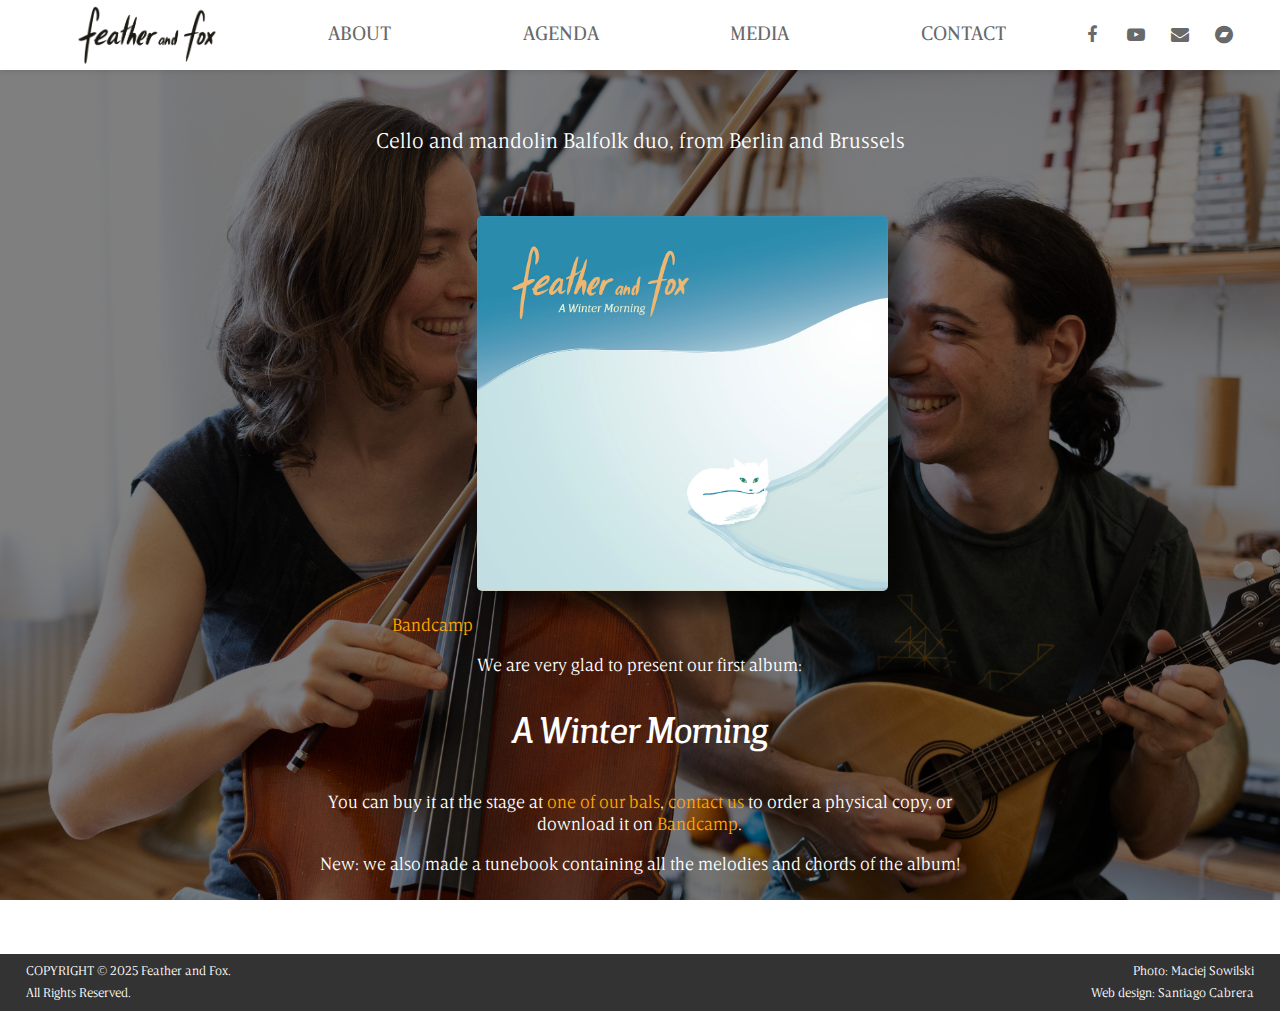
<file: index.html>
<html>

<head>
    <meta name="viewport" content="width=device-width, initial-scale=1" />
    <link rel="stylesheet" href="styles.css">
    <link rel="stylesheet" href="https://cdnjs.cloudflare.com/ajax/libs/font-awesome/4.7.0/css/font-awesome.min.css">
    <title>Feather and Fox</title>
</head>

<body>
    <header>
        <a href="index.html"><img src="images/logo.svg" width="150" /></a>
        <nav>
            <ol>
                <li><a href="about.html">ABOUT</a></li>
                <li><a href="agenda.html">AGENDA</a></li>
                <li><a href="media.html">MEDIA</a></li>
                <li><a href="contact.html">CONTACT</a></li>
            </ol>
        </nav>
        <div>
            <a href="https://www.facebook.com/featherandfoxduo/" class="fa fa-facebook"></a>
            <a href="https://www.youtube.com/@FeatherandFox" class="fa fa-youtube-play"></a>
            <a href="mailto:contact@featherandfox.com" class="fa fa-envelope"></a>
            <a href="https://featherandfox.bandcamp.com" class="fa fa-bandcamp"></a>
        </div>
    </header>

    <div class="homeBottom">
        <p style="margin-top: 60px; font-size:1.2em;">Cello and mandolin Balfolk duo, from Berlin and Brussels</p>

        <div style="margin-bottom: 60px;" class="newAlbumContainer">

            <div class="albumLinkImgContainer">
                <a href="https://featherandfox.bandcamp.com">Bandcamp</a>
                <img src="images/album_a_winter_morning_cover.jpg" width="600px">
            </div>
            <div class="newAlbumDescription">
                <p>We are very glad to present our first album:</p>
                <p style="font-family: BreveSlabItalic; font-size: 2em;">A Winter Morning</p>
                <p>You can buy it at the stage at <a href="https://featherandfox.com/agenda.html">one of our bals</a>, <a href="mailto:featherandfoxduo@gmail.com">contact us</a> to order a physical copy, or download it on <a
                        href="https://featherandfox.bandcamp.com/">Bandcamp</a>.</p>
                <p>New: we also made a tunebook containing all the melodies and chords of the album!</p>
            </div>
        </div>
    </div>


    <footer>
        <div>
            <p>COPYRIGHT &copy; 2025 Feather and Fox.</p>
            <p>All Rights Reserved.</p>
        </div>
        <div style="text-align: right;">
            <p>Photo: Maciej Sowilski</p>
            <p>Web design: Santiago Cabrera</p>
        </div>
    </footer>

</body>


</html>
</file>
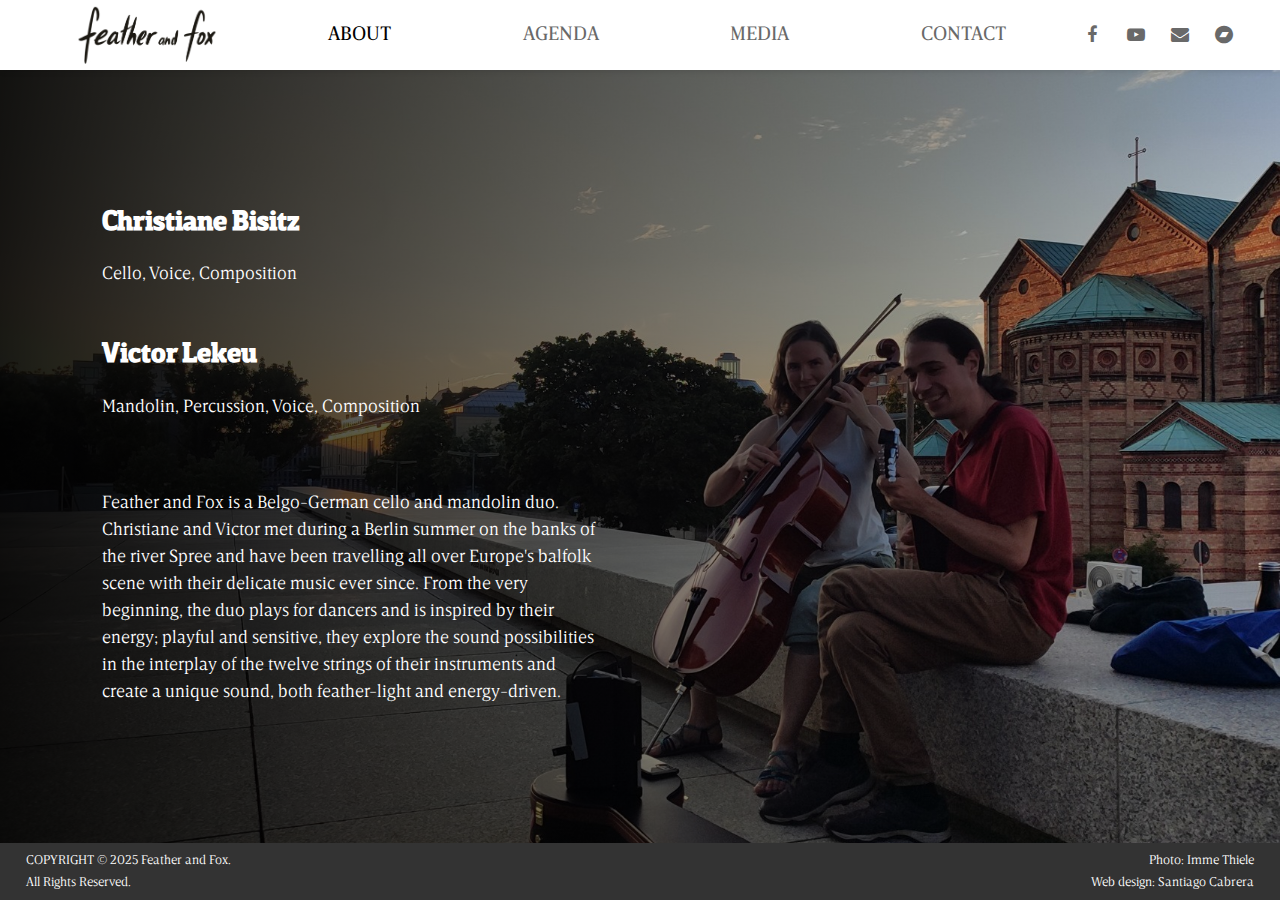
<file: about.html>
<html>

<head>
    <meta name="viewport" content="width=device-width, initial-scale=1" />
    <link rel="stylesheet" href="styles.css">
    <link rel="stylesheet" href="https://cdnjs.cloudflare.com/ajax/libs/font-awesome/4.7.0/css/font-awesome.min.css">
    <title>Feather and Fox</title>
</head>

<body>
    <header>
        <a href="index.html"><img src="images/logo.svg" width="150" /></a>
        <nav>
            <ol>
                <li><a href="about.html" class="active">ABOUT</a></li>
                <li><a href="agenda.html">AGENDA</a></li>
                <li><a href="media.html">MEDIA</a></li>
                <li><a href="contact.html">CONTACT</a></li>
            </ol>
        </nav>
        <div>
            <a href="https://www.facebook.com/featherandfoxduo/" class="fa fa-facebook"></a>
            <a href="https://www.youtube.com/@FeatherandFox" class="fa fa-youtube-play"></a>
            <a href="mailto:contact@featherandfox.com" class="fa fa-envelope"></a>
            <a href="https://featherandfox.bandcamp.com" class="fa fa-bandcamp"></a>
        </div>
    </header>



    <div class="aboutBottom">

        <div class="aboutContainer">

            <div style="margin-bottom: 3em;">
                <h2>Christiane Bisitz</h2>
                <p>Cello, Voice, Composition</p>
            </div>
            <div>
                <h2>Victor Lekeu</h2>
                <p>Mandolin, Percussion, Voice, Composition</p>
            </div>
            <div style="margin-top: 4em;">
                <p style="line-height: 1.5em;">Feather and Fox is a Belgo-German cello and
                    mandolin
                    duo. Christiane and
                    Victor met during a Berlin
                    summer on the banks of the river Spree and have been travelling all over Europe's balfolk scene
                    with
                    their delicate music ever since. From the very beginning, the duo plays for dancers and is
                    inspired
                    by
                    their energy; playful and sensitive, they explore the sound possibilities in the interplay of
                    the
                    twelve
                    strings of their instruments and create a unique sound, both feather-light and energy-driven.
                </p>
            </div>
        </div>

    </div>

    <footer>
        <div>
            <p>COPYRIGHT &copy; 2025 Feather and Fox.</p>
            <p>All Rights Reserved.</p>
        </div>
        <div style="text-align: right;">
            <p>Photo: Imme Thiele</p>
            <p>Web design: Santiago Cabrera</p>
        </div>
    </footer>

</body>


</html>
</file>
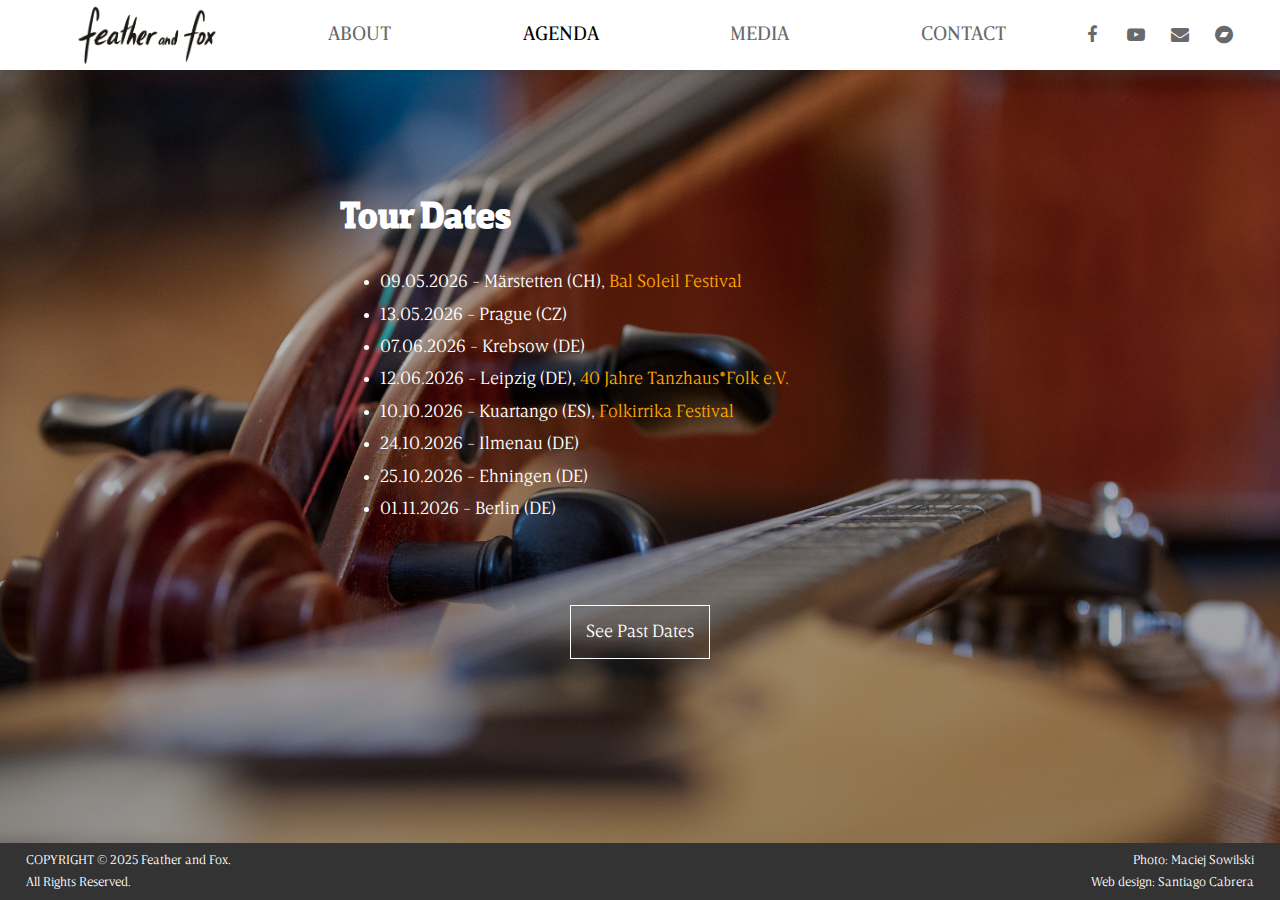
<file: agenda.html>
<html>

<head>
    <meta name="viewport" content="width=device-width, initial-scale=1" />
    <link rel="stylesheet" href="styles.css">
    <link rel="stylesheet" href="https://cdnjs.cloudflare.com/ajax/libs/font-awesome/4.7.0/css/font-awesome.min.css">
    <title>Feather and Fox</title>
</head>

<body>
    <header>
        <a href="index.html"><img src="images/logo.svg" width="150" /></a>
        <nav>
            <ol>
                <li><a href="about.html">ABOUT</a></li>
                <li><a href="agenda.html" class="active">AGENDA</a></li>
                <li><a href="media.html">MEDIA</a></li>
                <li><a href="contact.html">CONTACT</a></li>
            </ol>
        </nav>
        <div>
            <a href="https://www.facebook.com/featherandfoxduo/" class="fa fa-facebook"></a>
            <a href="https://www.youtube.com/@FeatherandFox" class="fa fa-youtube-play"></a>
            <a href="mailto:contact@featherandfox.com" class="fa fa-envelope"></a>
            <a href="https://featherandfox.bandcamp.com" class="fa fa-bandcamp"></a>
        </div>
    </header>

    <div class="agendaBottom">

        <div class="agendaContainer">

            <div>

                <div>
                    <h1>Tour Dates</h1>
                    <ul>
                        <li>09.05.2026 - M&auml;rstetten (CH), <a href="https://www.balsoleil.ch">Bal Soleil Festival</a></li>
                        <li>13.05.2026 - Prague (CZ)</li>
                        <li>07.06.2026 - Krebsow (DE)</li>
                        <li>12.06.2026 - Leipzig (DE), <a href="https://www.tanzvolk-leipzig.de/">40 Jahre Tanzhaus*Folk e.V.</a></li>
                        <li>10.10.2026 - Kuartango (ES), <a href="https://folkirrika.eus/index.php/en/">Folkirrika Festival</a></li>
                        <li>24.10.2026 - Ilmenau (DE)</li>
                        <li>25.10.2026 - Ehningen (DE)</li>
                        <li>01.11.2026 - Berlin (DE)</li>
                    </ul>
                </div>

                <div id="showPastDatesButton" style="text-align: center;">
                    <button onclick="showPastDates()">See Past Dates</button>
                </div>

                <div id="hidePastDatesButton" style="text-align: center;">
                    <button onclick="hidePastDates()">Hide Past Dates</button>
                </div>

                <div id="pastDates">
                    <h1>Past Dates</h1>
                    
                    <h2>2026</h2>
                    <ul>
                        <li>06.04.2026 - Sheffield (UK)</li>
                        <li>01.04.2026 - Norwich (UK)</li>
                        <li>29.03.2026 - London (UK)</li>
                        <li>27.03.2026 - Bonn (DE)</li>
                        <li>20 + 21.03.2026 - Riga (LV), Blusu Balle</li>
                        <li>14.03.2026 - Dessau (DE)</li>
                        <li>28.02.2026 - Ghent (BE), Balhalla Festival</li>
                        <li>22.02.2026 - Wageningen (NL)</li>
                    </ul>
                    
                    <h2>2025</h2>
                    <ul>
                        <li>22.11.2025 - Brussels (BE), Le Petit Bal (Folkaddikt)</li>
                        <li>02.11.2025 - Delmenhorst (DE)</li>
                        <li>03.10.2025 - Warsaw (PL), Numinosum Festival</li>
                        <li>26.09.2025 - Hamburg (DE), Nord Folk Festival</li>
                        <li>14.09.2025 - Hannover (DE)</li>
                        <li>08.08.2025 - Villiers-en-Morvan (FR), Libations Foresti&egrave;res</li>
                        <li>04.08.2025 - Gennetines (FR), Open Stage</li>
                        <li>24.07.2025 - Hamburg (DE), 13th European Music Therapy Conference</li>
                        <li>19 + 20.06.2025 - Mattstedt (DE), Mattstedt Folk Weekend</li>
                        <li>15.06.2025 - Halle (DE)</li>
                        <li>05.06.2025 - Bologna (IT), Reno Folk Festival</li>
                        <li>31.05.2025 - Diest (BE), Dafodil Festival</li>
                        <li>27.04.2025 - Paris (FR), Paris Bal Folk</li>
                        <li>25.04.2025 - 's-Hertogenbosch (NL), Drakenbal</li>
                        <li>19.04.2025 - Boutersem (BE), ComSiBal Festival</li>
                        <li>11 + 12.04.2025 - Pielenhofen (DE), Ratisbonne Festival</li>
                        <li>22.03.2025 - Antwerpen (BE), BalAFolk</li>
                        <li>14.03.2025 - Chemnitz (DE), M&auml;rzTanz Festival</li>
                        <li>16.02.2025 - Berlin (DE), TFFB - Tanz & Folk Festival Berlin</li>
                        <li>11.01.2025 - Leipzig (DE), Kulturnhalle (Tanzhaus*Folk e.V.)</li>
                    </ul>

                    <h2>2024</h2>
                    <ul>
                        <li>28 + 30.12.2024 - Colditz (DE), Silvester*Folk</li>
                        <li>21.12.2024 - Forri&egrave;res (BE), Bal des Libellules de No&euml;l</li>
                        <li>08.11.2024 - Vilnius (LT), Infinitumball</li>
                        <li>31.10.2024 - Steenwijk (NL), Cadansa (Open Stage)</li>
                        <li>20.10.2024 - G&ouml;ttingen (DE)</li>
                        <li>19.10.2024 - Hamburg (DE)</li>
                        <li>03.10.2024 - Bonn (DE), Annabergfest</li>
                        <li>28.09.2024 - Li&egrave;ge (BE)</li>
                        <li>14.09.2024 - Simmelsdorf (DE), SimmelFolk Festival</li>
                        <li>18.08.2024 - Leipzig (DE), Kulturnhalle (Tanzhaus*Folk e.V.)</li>
                        <li>04.08.2024 - Gennetines (FR), Open Stage</li>
                        <li>08.06.2024 - Bologna (IT), Reno Folk Festival - Finals of the Mauro Burnelli contest: first
                            place and public vote winners!</li>
                        <li>03.05.2024 - Krakow (PL), BalMostFolk Festival</li>
                        <li>15.03.2024 - Berlin (DE), Wabe (Spreefolk e.V.)</li>
                        <li>09.03.2024 - Namur (BE), le p&#39;tit bal &agrave; Oli</li>
                        <li>08.03.2024 - Huissen (NL), Landgoed De Brouwketel (Huiskamerbal)</li>
                        <li>25.02.2024 - Warsaw (PL), balfolk.pl Festival Open Stage</li>
                        <li>07.01.2024 - Berlin (BE), One-year anniversary bal</li>
                    </ul>

                    <h2>2023</h2>
                    <ul>
                        <li>28 + 29.12.2023 - Colditz (DE), Silvester*Folk</li>
                        <li>16.12.2023 - Bonn (DE)</li>
                        <li>29.10.2023 - Steenwijk (NL), Cadansa (Open Stage)</li>
                        <li>17.10.2023 - Leipzig (DE), live music for Queering Balfolk</li>
                        <li>17.09.2023 - Simmelsdorf (DE), Simmelfolk Festival (Open Stage)</li>
                        <li>27.07.2023 - Gennetines (FR), Open Stage</li>
                        <li>05.07.2023 - Berlin (DE), Haus der Sinne (Spreefolk e.V.)</li>
                    </ul>
                </div>

            </div>
        </div>

    </div>


    <footer>
        <div>
            <p>COPYRIGHT &copy; 2025 Feather and Fox.</p>
            <p>All Rights Reserved.</p>
        </div>
        <div style="text-align: right;">
            <p>Photo: Maciej Sowilski</p>
            <p>Web design: Santiago Cabrera</p>
        </div>
    </footer>

    <script>
        const pastDates = document.getElementById("pastDates");
        const hideButton = document.getElementById("hidePastDatesButton");
        const showButton = document.getElementById("showPastDatesButton");

        const showPastDates = function () {
            pastDates.style.display = "block";
            hideButton.style.display = "block";
            showButton.style.display = "none";
        }
        const hidePastDates = function () {
            pastDates.style.display = "none";
            hideButton.style.display = "none";
            showButton.style.display = "block";
        }

    </script>
</body>

</html>
</file>
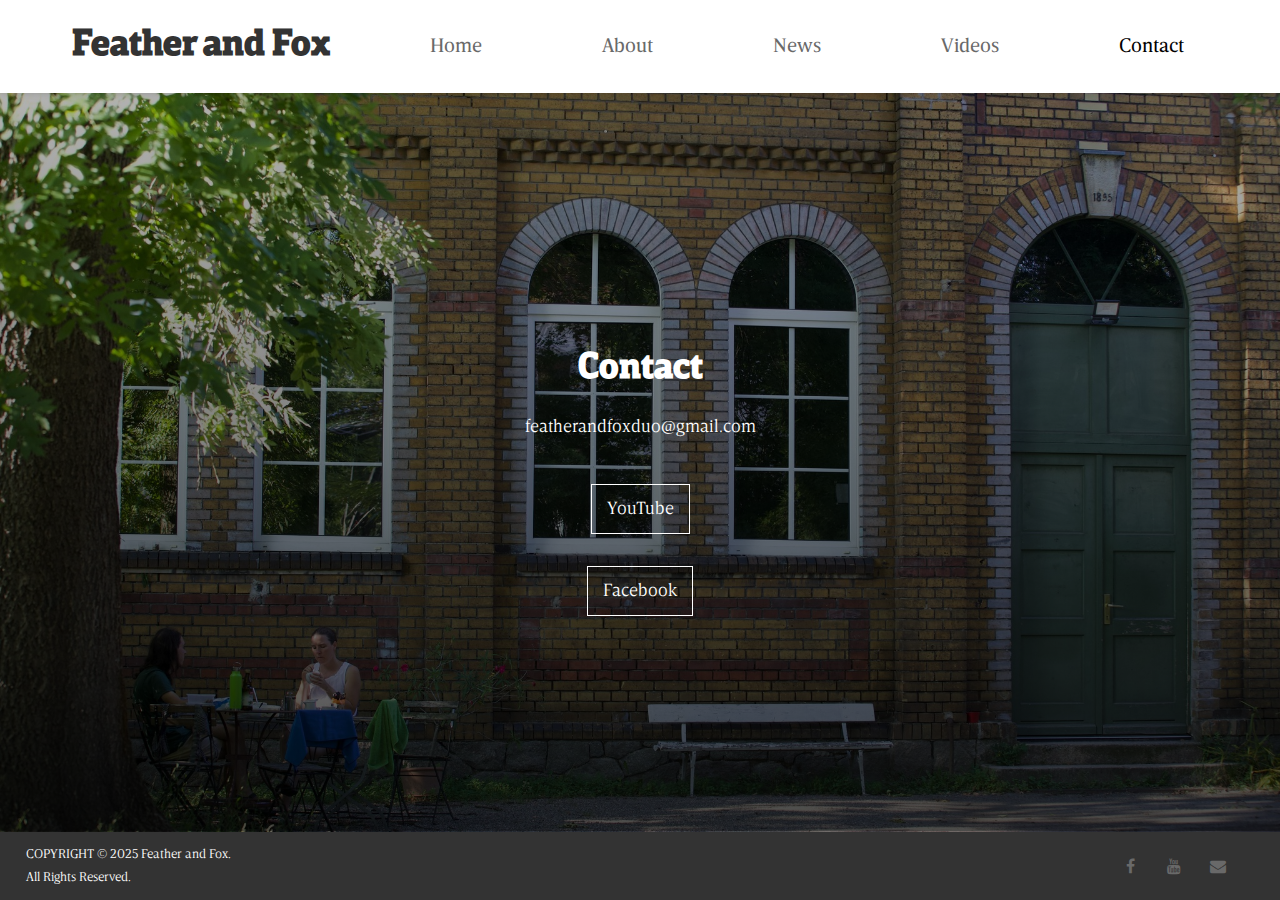
<file: contact.html>
<html>

<head>
    <link rel="stylesheet" href="styles.css">
    <link rel="stylesheet" href="https://cdnjs.cloudflare.com/ajax/libs/font-awesome/4.7.0/css/font-awesome.min.css">
    <title>Feather and Fox</title>
</head>

<body>
    <header>
        <h1>Feather and Fox</h1>
        <nav>
            <ol>
                <li><a href="index.html">Home</a></li>
                <li><a href="about.html">About</a></li>
                <li><a href="news.html">News</a></li>
                <li><a href="videos.html">Videos</a></li>
                <li><a href="contact.html" class="active">Contact</a></li>
            </ol>
        </nav>
    </header>
    <div class="content contactContent">
        <div class="contactData">
            <h1>Contact</h1>
            <p>featherandfoxduo@gmail.com</p>
            <div style="margin-top: 60px; text-align: center;"><a href="https://www.youtube.com/@FeatherandFox" class="linkButton">YouTube</a></div>
            <div style="margin-top: 60px; text-align: center;"><a href="https://www.facebook.com/featherandfoxduo/" class="linkButton">Facebook</a></div>
        </div>
    </div>
    <footer>
        <div>
            <p>COPYRIGHT © 2025 Feather and Fox.</p>
            <p>All Rights Reserved.</p>
        </div>
        <div style="padding: 1em; font-size: medium;">
            <a href="https://www.facebook.com/featherandfoxduo/" class="fa fa-facebook"></a>
            <a href="https://www.youtube.com/@FeatherandFox" class="fa fa-youtube"></a>
            <a href="mailto:featherandfoxduo@gmail.com" class="fa fa-envelope"></a>
        </div>
    </footer>

</body>

</html>
</file>
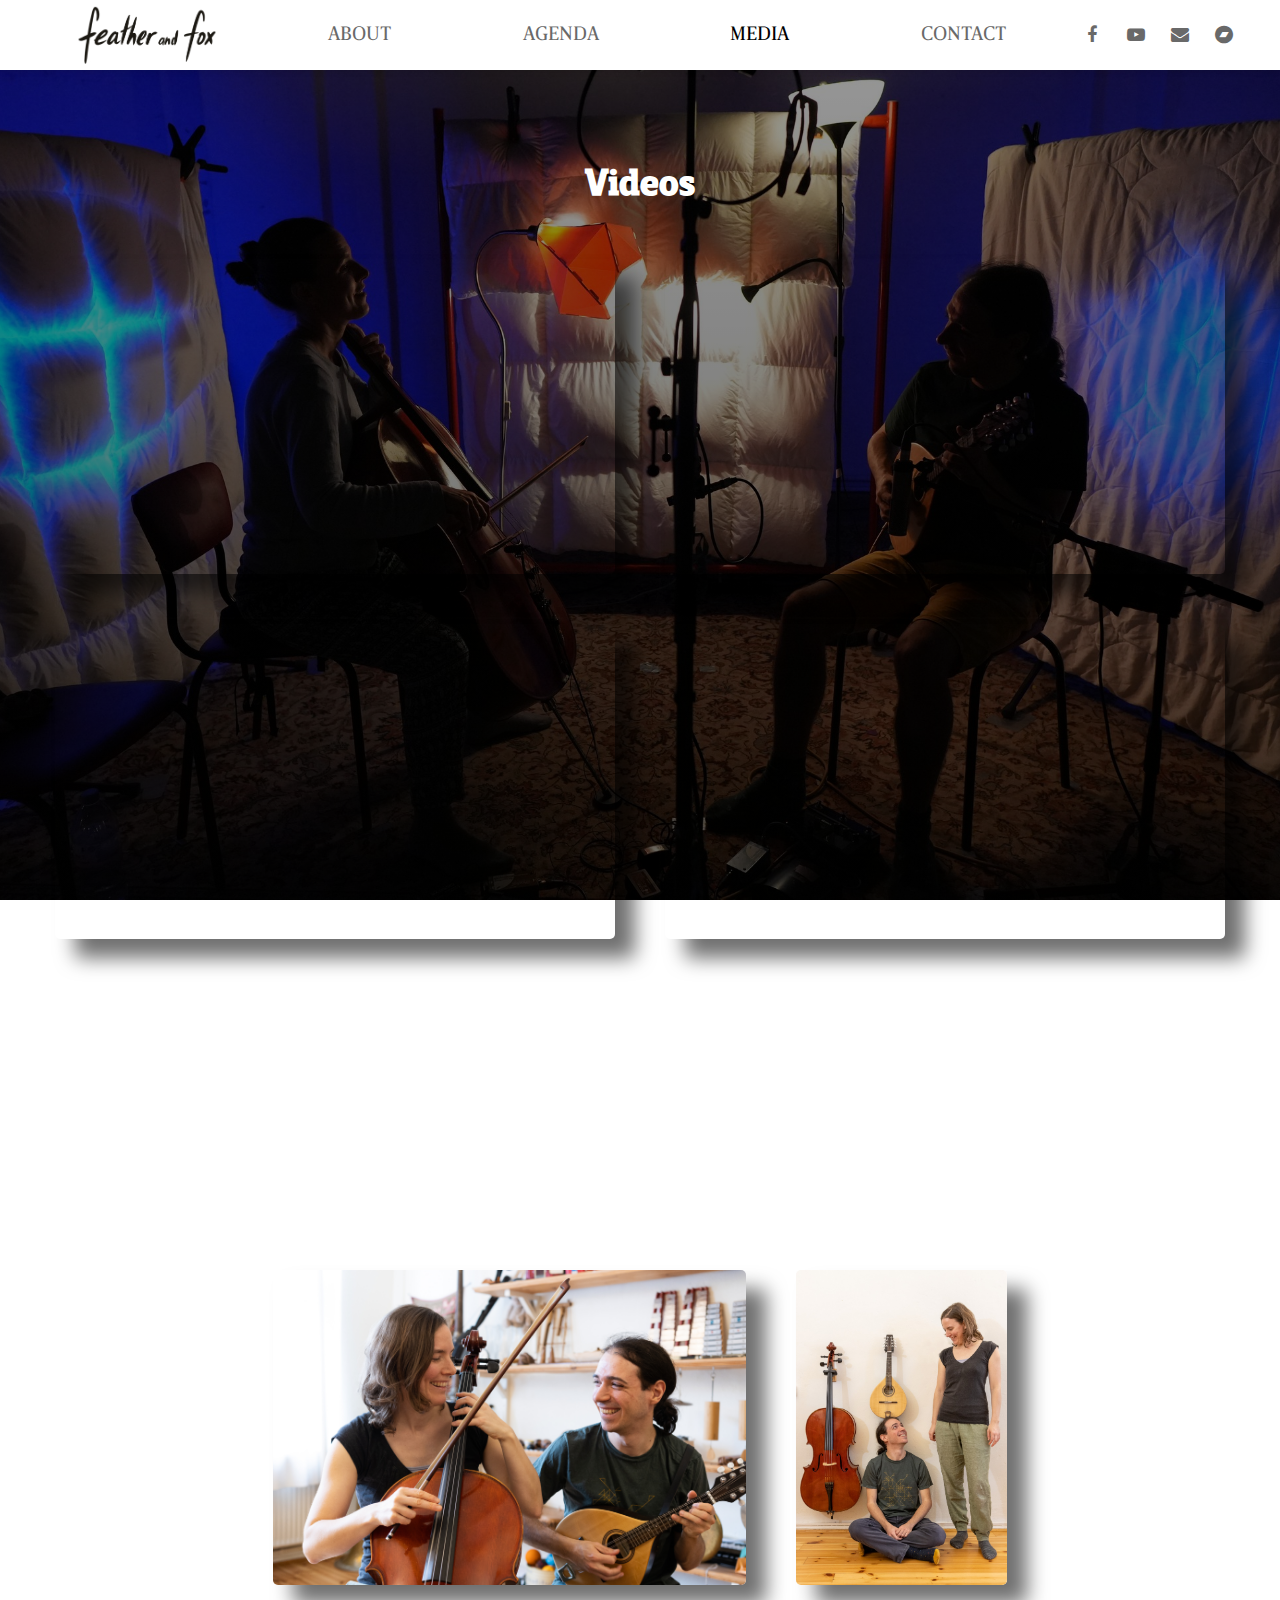
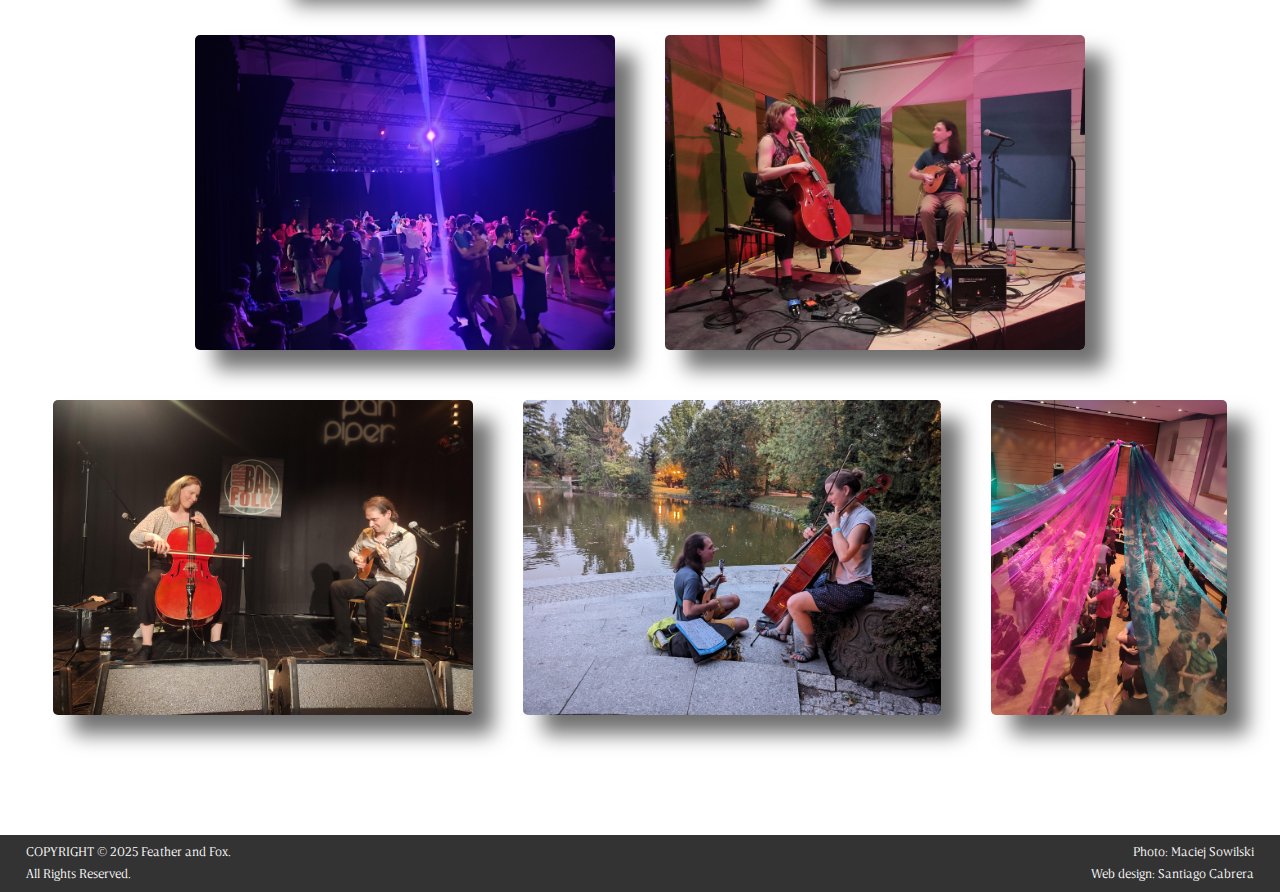
<file: media.html>
<html>

<head>
    <meta name="viewport" content="width=device-width, initial-scale=1" />
    <link rel="stylesheet" href="styles.css">
    <link rel="stylesheet" href="https://cdnjs.cloudflare.com/ajax/libs/font-awesome/4.7.0/css/font-awesome.min.css">
    <title>Feather and Fox</title>
</head>

<body>
    <header>
        <a href="index.html"><img src="images/logo.svg" width="150" /></a>
        <nav>
            <ol>
                <li><a href="about.html">ABOUT</a></li>
                <li><a href="agenda.html">AGENDA</a></li>
                <li><a href="media.html" class="active">MEDIA</a></li>
                <li><a href="contact.html">CONTACT</a></li>
            </ol>
        </nav>
        <div>
            <a href="https://www.facebook.com/featherandfoxduo/" class="fa fa-facebook"></a>
            <a href="https://www.youtube.com/@FeatherandFox" class="fa fa-youtube-play"></a>
            <a href="mailto:featherandfoxduo@gmail.com" class="fa fa-envelope"></a>
            <a href="https://featherandfox.bandcamp.com" class="fa fa-bandcamp"></a>
        </div>
    </header>
    <div class="mediaBottom">

        <div>
            <h1>Videos</h1>

            <div class="videosContainer">
                <iframe width="560" height="315" src="https://www.youtube.com/embed/V9d0zs3VD9s?si=tX23LNPpHkOy1s-q"
                    title="YouTube video player" frameborder="0"
                    allow="accelerometer; autoplay; clipboard-write; encrypted-media; gyroscope; picture-in-picture; web-share"
                    referrerpolicy="strict-origin-when-cross-origin" allowfullscreen></iframe>
                <iframe width="560" height="315" src="https://www.youtube.com/embed/WXuiAtF3ipU?si=t2m36WK-w4jVKDVj"
                    title="YouTube video player" frameborder="0"
                    allow="accelerometer; autoplay; clipboard-write; encrypted-media; gyroscope; picture-in-picture; web-share"
                    referrerpolicy="strict-origin-when-cross-origin" allowfullscreen></iframe>
                <iframe width="560" height="315" src="https://www.youtube.com/embed/vbBO8S98xdE?si=echdWACMwy2vGLBv"
                    title="YouTube video player" frameborder="0"
                    allow="accelerometer; autoplay; clipboard-write; encrypted-media; gyroscope; picture-in-picture; web-share"
                    referrerpolicy="strict-origin-when-cross-origin" allowfullscreen></iframe>
                <iframe width="560" height="315" src="https://www.youtube.com/embed/MMIenbD3c-I?si=4-6wXSLo4UMBY9x5"
                    title="YouTube video player" frameborder="0"
                    allow="accelerometer; autoplay; clipboard-write; encrypted-media; gyroscope; picture-in-picture; web-share"
                    referrerpolicy="strict-origin-when-cross-origin" allowfullscreen></iframe>
            </div>

            <div style="text-align: center;"><a href="https://www.youtube.com/@FeatherandFox" class="linkButton">To the
                    channel</a></div>

        </div>

        <div>
            <h1>Photos</h1>

            <div id="photosContainer" class="videosContainer">
                <img src="images/room_playing.jpg" />
                <img src="images/room_sitting.jpg" />
                <img src="images/dancing.jpg" />
                <img src="images/stage-pink.jpg" />
                <img src="images/bal_paris.jpeg" />
                <img src="images/pond.jpg" />
                <img src="images/veils.jpg" />
            </div>
        </div>
    </div>
    <div id="photoModal">
        <div style="background-image: url(images/outdoors.jpg); width: 100%; height: 100%;">

        </div>

    </div>
    <footer>
        <div>
            <p>COPYRIGHT &copy; 2025 Feather and Fox.</p>
            <p>All Rights Reserved.</p>
        </div>
        <div style="text-align: right;">
            <p>Photo: Maciej Sowilski</p>
            <p>Web design: Santiago Cabrera</p>
        </div>
    </footer>
    <script>
        const photoModal = document.getElementById("photoModal");
        photoModal.addEventListener("click", () => {
            photoModal.style.display = "none";
        })
        const photoOnDisplay = photoModal.querySelector("div");
        const photos = document.querySelectorAll("#photosContainer img");
        for (let i = 0; i < photos.length; i++) {
            const photo = photos[i];
            photo.addEventListener("click", () => {
                photoModal.style.display = "flex";
                photoOnDisplay.style.backgroundImage = `url(${photo.src})`;
            })
        }
    </script>
</body>

</html>
</file>
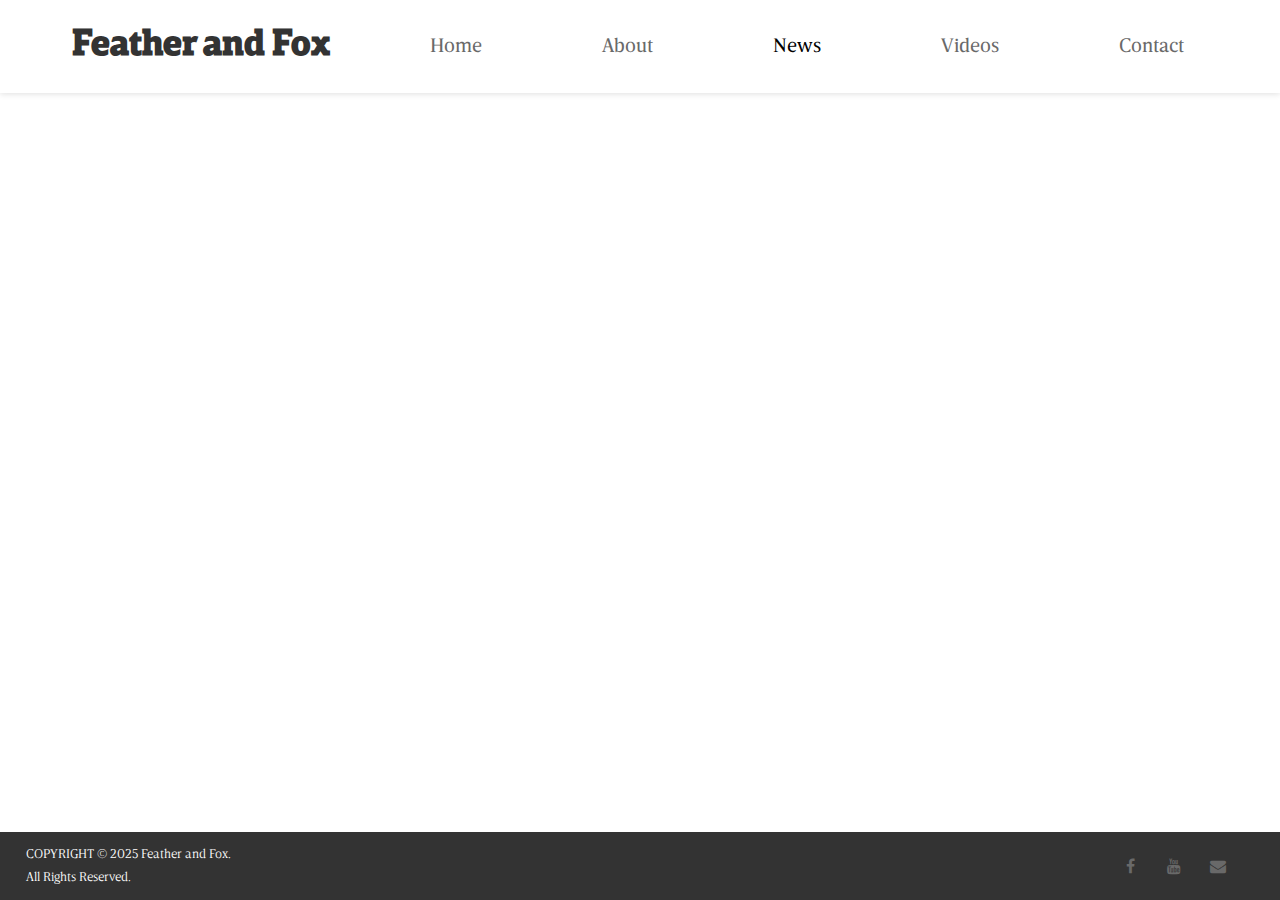
<file: news.html>
<html>

<head>
    <link rel="stylesheet" href="styles.css">
    <link rel="stylesheet" href="https://cdnjs.cloudflare.com/ajax/libs/font-awesome/4.7.0/css/font-awesome.min.css">
    <title>Feather and Fox</title>
</head>

<body>
    <header>
        <h1>Feather and Fox</h1>
        <nav>
            <ol>
                <li><a href="index.html">Home</a></li>
                <li><a href="about.html">About</a></li>
                <li><a href="news.html"  class="active">News</a></li>
                <li><a href="videos.html">Videos</a></li>
                <li><a href="contact.html">Contact</a></li>
            </ol>
        </nav>
    </header>
    <div class="content newsContent">
        <div class="videosIntro">
            <h1>News</h1>
            <h2>Recent News</h2>
            <p>Lorem ipsum dolor sit amet, consectetur adipiscing elit. In scelerisque metus sed ex feugiat imperdiet.
                Donec iaculis mauris ac ante imperdiet facilisis. Etiam et tellus et est tempor finibus in vitae mi.
                Duis vulputate, ante non vehicula ullamcorper, tortor est varius erat, et ultrices elit massa nec est.
                Duis non sollicitudin arcu, non efficitur velit. Praesent hendrerit semper condimentum. Praesent commodo
                enim in tempor finibus.</p>
            <p>Cras nibh odio, malesuada et lorem et, mattis aliquet justo. Pellentesque ut hendrerit ante. Morbi eget
                ex ac nulla consectetur vestibulum. Suspendisse vel eros ac orci fringilla dignissim eu non purus.
                Integer bibendum et nulla at convallis. Sed aliquet finibus justo in placerat. Morbi elementum gravida
                nulla. In nec interdum odio. Nulla fermentum, ex et molestie viverra, turpis nisl condimentum nisl, eu
                dignissim arcu massa a lacus. In eget finibus magna. Duis in egestas mauris</p>
        </div>
    </div>
    <footer>
        <div>
            <p>COPYRIGHT © 2025 Feather and Fox.</p>
            <p>All Rights Reserved.</p>
        </div>
        <div style="padding: 1em; font-size: medium;">
            <a href="https://www.facebook.com/featherandfoxduo/" class="fa fa-facebook"></a>
            <a href="https://www.youtube.com/@FeatherandFox" class="fa fa-youtube"></a>
            <a href="mailto:featherandfoxduo@gmail.com" class="fa fa-envelope"></a>
        </div>
    </footer>

</body>

</html>
</file>
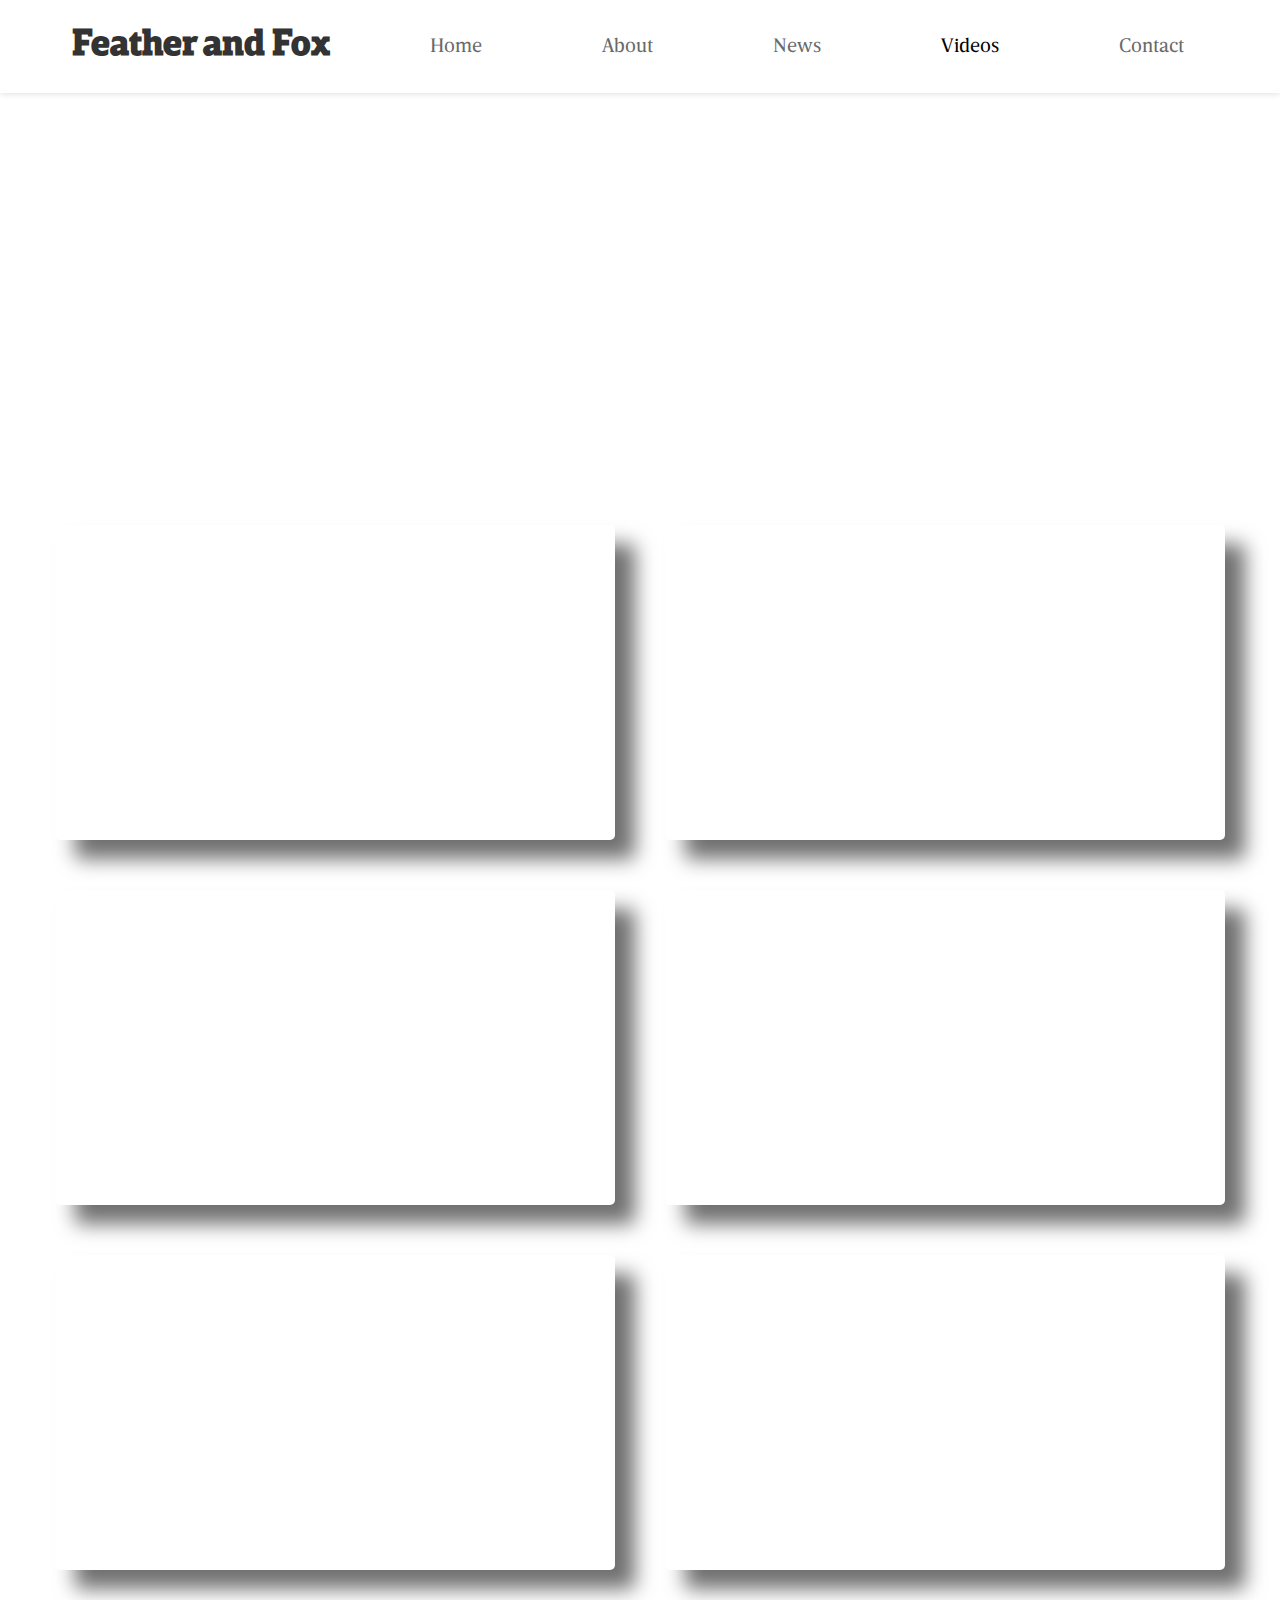
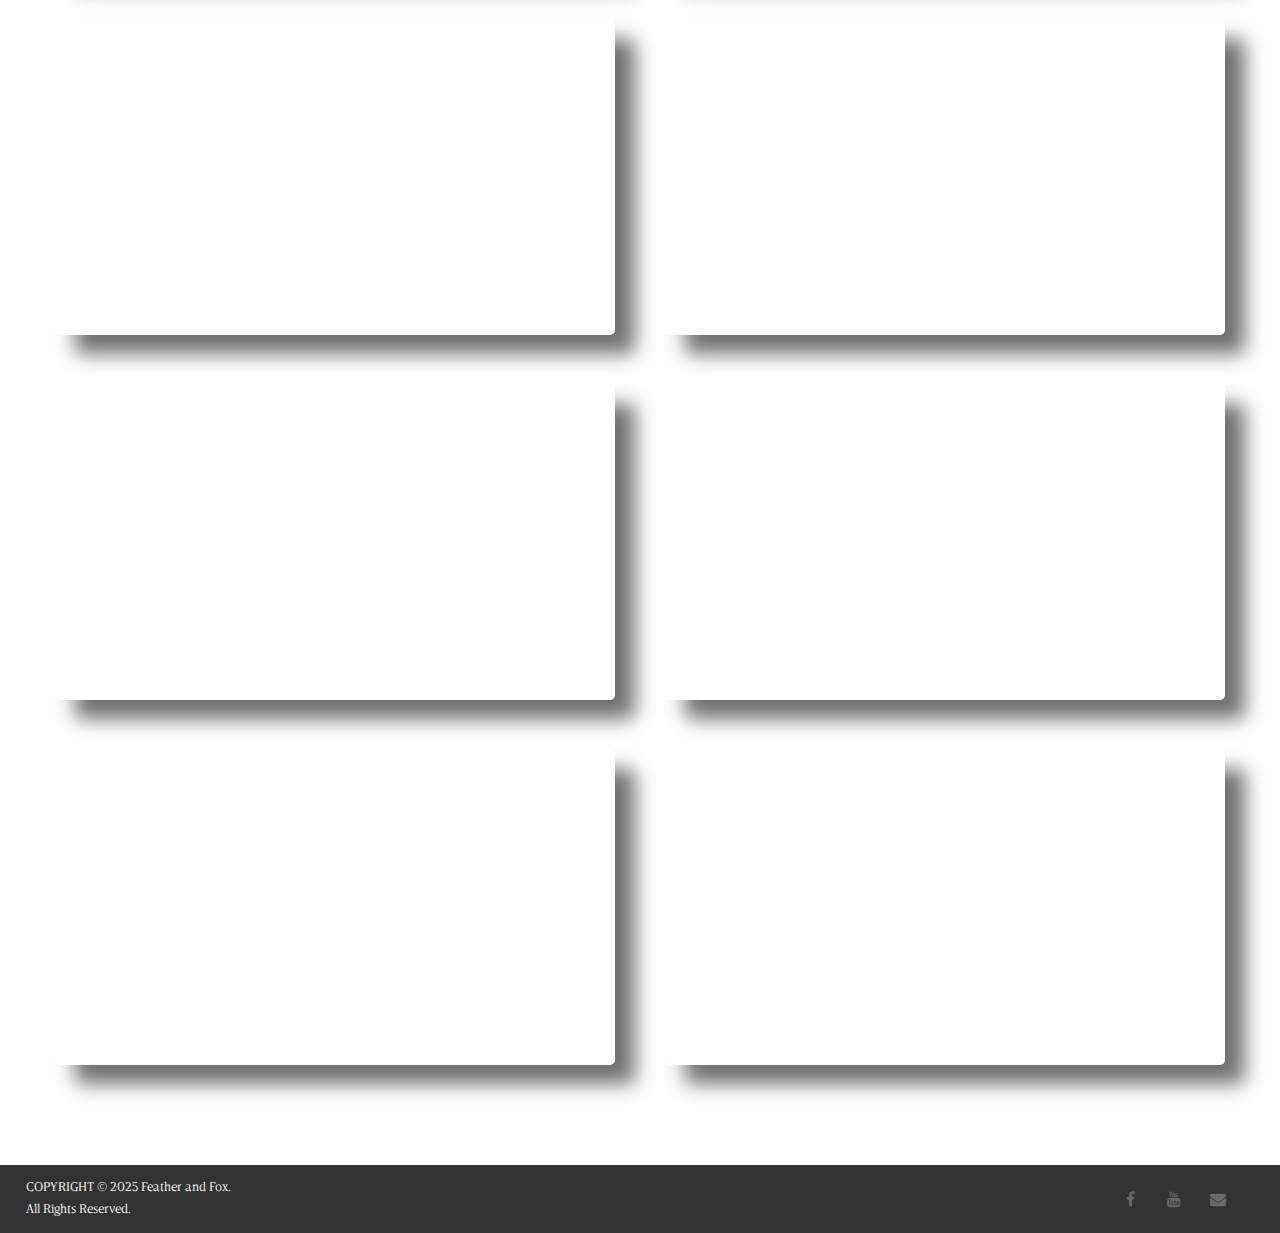
<file: videos.html>
<html>

<head>
    <link rel="stylesheet" href="styles.css">
    <link rel="stylesheet" href="https://cdnjs.cloudflare.com/ajax/libs/font-awesome/4.7.0/css/font-awesome.min.css">
    <title>Feather and Fox</title>
</head>

<body>
    <header>
        <h1>Feather and Fox</h1>
        <nav>
            <ol>
                <li><a href="index.html">Home</a></li>
                <li><a href="about.html">About</a></li>
                <li><a href="news.html">News</a></li>
                <li><a href="videos.html" class="active">Videos</a></li>
                <li><a href="contact.html">Contact</a></li>
            </ol>
        </nav>
    </header>
    <div class="content">

        <div class="videosIntro">
            <h1>Videos</h1>
            <h2>Subtitle to the videos page</h2>
            <p>Lorem ipsum dolor sit amet, consectetur adipiscing elit. In scelerisque metus sed ex feugiat imperdiet.
                Donec iaculis mauris ac ante imperdiet facilisis. Etiam et tellus et est tempor finibus in vitae mi.
                Duis vulputate, ante non vehicula ullamcorper, tortor est varius erat, et ultrices elit massa nec est.
                Duis non sollicitudin arcu, non efficitur velit. Praesent hendrerit semper condimentum. Praesent commodo
                enim in tempor finibus.</p>
            <p>Cras nibh odio, malesuada et lorem et, mattis aliquet justo. Pellentesque ut hendrerit ante. Morbi eget
                ex ac nulla consectetur vestibulum. Suspendisse vel eros ac orci fringilla dignissim eu non purus.
                Integer bibendum et nulla at convallis. Sed aliquet finibus justo in placerat. Morbi elementum gravida
                nulla. In nec interdum odio. Nulla fermentum, ex et molestie viverra, turpis nisl condimentum nisl, eu
                dignissim arcu massa a lacus. In eget finibus magna. Duis in egestas mauris</p>
            <div style="margin-top: 60px; text-align: center;"><a href="https://www.youtube.com/@FeatherandFox" class="linkButton">To the channel</a></div>
        </div>

        <div class="videosContainer">
            <iframe width="560" height="315" src="https://www.youtube.com/embed/WXuiAtF3ipU?si=t2m36WK-w4jVKDVj"
                title="YouTube video player" frameborder="0"
                allow="accelerometer; autoplay; clipboard-write; encrypted-media; gyroscope; picture-in-picture; web-share"
                referrerpolicy="strict-origin-when-cross-origin" allowfullscreen></iframe>
            <iframe width="560" height="315" src="https://www.youtube.com/embed/vbBO8S98xdE?si=echdWACMwy2vGLBv"
                title="YouTube video player" frameborder="0"
                allow="accelerometer; autoplay; clipboard-write; encrypted-media; gyroscope; picture-in-picture; web-share"
                referrerpolicy="strict-origin-when-cross-origin" allowfullscreen></iframe>
            <iframe width="560" height="315" src="https://www.youtube.com/embed/4yVHae8dgo4?si=YrhtxoUfQyf7deuv"
                title="YouTube video player" frameborder="0"
                allow="accelerometer; autoplay; clipboard-write; encrypted-media; gyroscope; picture-in-picture; web-share"
                referrerpolicy="strict-origin-when-cross-origin" allowfullscreen></iframe>
            <iframe width="560" height="315" src="https://www.youtube.com/embed/MMIenbD3c-I?si=NECTLRcwjOPFstBy"
                title="YouTube video player" frameborder="0"
                allow="accelerometer; autoplay; clipboard-write; encrypted-media; gyroscope; picture-in-picture; web-share"
                referrerpolicy="strict-origin-when-cross-origin" allowfullscreen></iframe>
            <iframe width="560" height="315" src="https://www.youtube.com/embed/bzEc62Ivk94?si=p9zBF8zupynw4-t8"
                title="YouTube video player" frameborder="0"
                allow="accelerometer; autoplay; clipboard-write; encrypted-media; gyroscope; picture-in-picture; web-share"
                referrerpolicy="strict-origin-when-cross-origin" allowfullscreen></iframe>
            <iframe width="560" height="315" src="https://www.youtube.com/embed/BSCg6hcKiVQ?si=fkyk2sIGpg5me4tO"
                title="YouTube video player" frameborder="0"
                allow="accelerometer; autoplay; clipboard-write; encrypted-media; gyroscope; picture-in-picture; web-share"
                referrerpolicy="strict-origin-when-cross-origin" allowfullscreen></iframe>
            <iframe width="560" height="315" src="https://www.youtube.com/embed/h0CD3N2KbAw?si=2QdJPwLkd7XUFtn-"
                title="YouTube video player" frameborder="0"
                allow="accelerometer; autoplay; clipboard-write; encrypted-media; gyroscope; picture-in-picture; web-share"
                referrerpolicy="strict-origin-when-cross-origin" allowfullscreen></iframe>
            <iframe width="560" height="315" src="https://www.youtube.com/embed/uwl59l5EGXE?si=L_w6i0m4C2FQVqk0"
                title="YouTube video player" frameborder="0"
                allow="accelerometer; autoplay; clipboard-write; encrypted-media; gyroscope; picture-in-picture; web-share"
                referrerpolicy="strict-origin-when-cross-origin" allowfullscreen></iframe>
            <iframe width="560" height="315" src="https://www.youtube.com/embed/j6UtxRh7_bA?si=qQhyotSUc4OXs6-T"
                title="YouTube video player" frameborder="0"
                allow="accelerometer; autoplay; clipboard-write; encrypted-media; gyroscope; picture-in-picture; web-share"
                referrerpolicy="strict-origin-when-cross-origin" allowfullscreen></iframe>
            <iframe width="560" height="315" src="https://www.youtube.com/embed/q0Bg_vSwFOw?si=JjW1GHfNqlp_OC_0"
                title="YouTube video player" frameborder="0"
                allow="accelerometer; autoplay; clipboard-write; encrypted-media; gyroscope; picture-in-picture; web-share"
                referrerpolicy="strict-origin-when-cross-origin" allowfullscreen></iframe>
            <iframe width="560" height="315" src="https://www.youtube.com/embed/V9d0zs3VD9s?si=tX23LNPpHkOy1s-q"
                title="YouTube video player" frameborder="0"
                allow="accelerometer; autoplay; clipboard-write; encrypted-media; gyroscope; picture-in-picture; web-share"
                referrerpolicy="strict-origin-when-cross-origin" allowfullscreen></iframe>
            <iframe width="560" height="315" src="https://www.youtube.com/embed/qUsvA5-rtAc?si=Muvst7bdPo8vTX5n"
                title="YouTube video player" frameborder="0"
                allow="accelerometer; autoplay; clipboard-write; encrypted-media; gyroscope; picture-in-picture; web-share"
                referrerpolicy="strict-origin-when-cross-origin" allowfullscreen></iframe>
        </div>
    </div>
    <footer>
        <div>
            <p>COPYRIGHT © 2025 Feather and Fox.</p>
            <p>All Rights Reserved.</p>
        </div>
        <div style="padding: 1em; font-size: medium;">
            <a href="https://www.facebook.com/featherandfoxduo/" class="fa fa-facebook"></a>
            <a href="https://www.youtube.com/@FeatherandFox" class="fa fa-youtube"></a>
            <a href="mailto:featherandfoxduo@gmail.com" class="fa fa-envelope"></a>
        </div>
    </footer>
</body>

</html>
</file>
<file: styles.css>
@font-face {
  font-family: BreveText;
  src: url("fonts/BreveTextLight.otf");
}

@font-face {
  font-family: BreveTitle;
  src: url("fonts/BreveSlabTitleBold.otf");
}

@font-face {
  font-family: BreveSlabItalic;
  src: url("fonts/BreveSlabTitleBookItalic.otf");
}

@font-face {
  font-family: BreveNews;
  src: url("fonts/BreveNewsBook.otf");
}

body {
  height: 100vh;
  padding: 0;
  margin: 0;
  display: flex;
  flex-direction: column;
  justify-content: space-between;
  font-family: BreveText, serif;
  font-style: normal;
  font-size: large;
}

h1,
h2 {
  font-family: BreveTitle, serif;
}

header {
  color: #333333;
  display: flex;
  justify-content: space-between;
  align-items: center;
  padding-left: 4em;
  padding-right: 2em;
  box-shadow: 0px 1px 6px 0px #00000020;
  position: relative;
}

footer {
  color: white;
  background-color: #333333;
  display: flex;
  justify-content: space-between;
  align-items: center;
  padding-left: 2em;
  padding-right: 2em;
  font-size: small;
  line-height: 0.7em;
}

.content {
  flex-grow: 1;
  display: flex;
  flex-direction: column;
  justify-content: space-evenly;
  align-items: center;
  color: white;
  text-align: center;
}

.homeTop {
  flex-grow: 1;
  display: flex;
  flex-direction: column;
  justify-content: end;
  align-items: center;
  color: white;
  text-align: center;
  background-image: url(images/portrait.jpg);
  background-repeat: no-repeat;
  background-attachment: fixed;
  background-size: cover;
  background-position: 50% 0%;
  min-height: min(calc(100vh - 70px), 100vw);
}

.homeBottom {
  flex-grow: 1;
  color: white;
  text-align: center;
  display: flex;
  flex-direction: column;
  justify-content: space-around;
  align-items: center;
  background-image: linear-gradient(rgba(0, 0, 0, 0.5), rgba(0, 0, 0, 0.5)),
    url(images/room_playing.jpg);
  background-repeat: no-repeat;
  background-attachment: fixed;
  background-size: cover;
  background-position: 50% 0%;
  /* min-height: 95vh; */
}

.bottomBanner {
  width: 100%;
  background-color: #2a8bae6e;
}

.newAlbumContainer {
  display: flex;
  flex-direction: column;
  align-items: center;
}

.newAlbumContainer img {
  max-width: 60%;
  margin: 40px 0px;
  box-shadow: 20px 19px 20px 0px #00000090;
  border-radius: 5px;
}

.newAlbumDescription {
  max-width: 80%;
}

.aboutBottom {
  flex-grow: 1;
  display: flex;
  justify-content: flex-start;
  align-items: center;
  color: white;
  text-align: center;
  background-image: linear-gradient(
      to left,
      rgba(0, 0, 0, 0),
      rgba(0, 0, 0, 0.9)
    ),
    url(images/roof.jpg);
  background-repeat: no-repeat;
  background-attachment: fixed;
  background-size: cover;
  background-position: 100% 50%;
}

.aboutBottom img {
  max-width: 70%;
  box-shadow: 20px 19px 20px 0px #00000090;
  border-radius: 5px;
  margin: 30px;
}

.aboutContainer {
  margin-left: 4em;
}

.aboutContainer > div {
  max-width: 500px;
  text-align: left;
  margin: 30px;
}

.agendaBottom {
  flex-grow: 1;
  display: flex;
  flex-direction: column;
  justify-content: space-around;
  align-items: center;
  color: white;
  text-align: center;
  background-image: linear-gradient(rgba(0, 0, 0, 0.2), rgba(0, 0, 0, 0.4)),
    url(images/instruments.jpg);
  background-repeat: no-repeat;
  background-attachment: fixed;
  background-size: cover;
  background-position: 50% 50%;
}

.agendaContainer {
  display: flex;
  flex-direction: row;
  flex-wrap: wrap-reverse;
  width: 100%;
  justify-content: space-evenly;
  align-items: self-start;
}

.agendaContainer > div {
  width: 600px;
  text-align: left;
  margin: 30px;
}

.agendaContainer > div > div {
  margin-bottom: 60px;
}

.agendaContainer li {
  line-height: 1.8em;
}

.agendaContainer li a {
  text-decoration: none;
  color: orange;
}

.newAlbumContainer a {
  text-decoration: none;
  color: orange;
}

.agendaContainer button {
  background: none;
  color: inherit;
  font: inherit;
  cursor: pointer;
  outline: inherit;
  padding: 15px;
  margin: 20px;
  text-align: center;
  text-decoration: none;
  border: 1px solid white;
}

.agendaContainer button:hover {
  background-color: rgba(255, 255, 255, 0.8);
  color: black;
}

#pastDates {
  display: none;
}

#hidePastDatesButton {
  display: none;
}

.mediaBottom {
  flex-grow: 1;
  display: flex;
  flex-direction: column;
  justify-content: space-around;
  align-items: center;
  color: white;
  text-align: center;
  background-image: linear-gradient(rgba(0, 0, 0, 0.4), rgba(0, 0, 0, 0.6)),
    url(images/recording.jpg);
  background-repeat: no-repeat;
  background-attachment: fixed;
  background-size: cover;
  background-position: 50% 50%;
}

.mediaBottom > div {
  margin-top: 70px;
  margin-bottom: 20px;
}

.videosContainer {
  margin-top: 50px;
  margin-left: 50px;
  margin-right: 50px;
  margin-bottom: 100px;
  display: flex;
  flex-wrap: wrap;
  justify-content: center;
  gap: 50px;
}

.videosContainer iframe {
  box-shadow: 20px 19px 20px 0px #00000090;
  border-radius: 5px;
  max-width: 80vw;
  max-height: 45vw;
}

#photosContainer {
  margin-top: 50px;
  margin-left: 50px;
  margin-right: 50px;
  margin-bottom: 100px;
  display: flex;
  flex-wrap: wrap;
  justify-content: center;
  gap: 50px;
}

#photosContainer img {
  max-height: 315px;
  max-width: 80vw;
  cursor: pointer;
  box-shadow: 20px 19px 20px 0px #00000090;
  border-radius: 5px;
}

#photoModal {
  width: 100vw;
  height: 100vh;
  box-sizing: border-box;
  position: fixed;
  top: 0;
  left: 0;
  background-color: rgba(0, 0, 0, 0.7);
  display: none;
  justify-content: center;
  align-items: center;
  padding: 80px;
  cursor: pointer;
}

#photoModal > div {
  background-size: contain;
  background-position: center;
  background-repeat: no-repeat;
}

.contactContent {
  flex-grow: 1;
  display: flex;
  flex-direction: column;
  justify-content: space-evenly;
  align-items: center;
  color: white;
  text-align: center;
  background-image: linear-gradient(rgba(0, 0, 0, 0.3), rgba(0, 0, 0, 0.7)),
    url(images/outdoors.jpg);
  background-repeat: no-repeat;
  background-attachment: scroll;
  background-size: cover;
  background-position: bottom;
}

nav {
  flex-grow: 1;
}

nav ol {
  display: flex;
  justify-content: space-around;
  list-style-type: none;
  margin: 0;
}

nav ol li {
  display: inline-block;
}

/* Style the links inside the navigation bar */
nav a {
  color: dimgray;
  text-decoration: none;
  font-family: BreveNews;
  font-size: 20px;
  padding: 1em 0.5em;
}

/* Change the color of links on hover */
nav a:hover {
  color: black;
}

/* Add a color to the active/current link */
nav a.active {
  color: black;
}

/* Style all font awesome icons */
.fa {
  padding: 10px;
  font-size: 30px;
  width: 20px;
  text-align: center;
  text-decoration: none;
  color: dimgray;
}

/* Add a hover effect if you want */
.fa:hover {
  color: black;
}

.linkButton {
  padding: 15px;
  text-align: center;
  text-decoration: none;
  color: white;
  border: 1px solid white;
}

.linkButton:hover {
  background-color: rgba(255, 255, 255, 0.8);
  color: black;
}

.contactData {
  margin: 50px;
  max-width: 1200px;
  text-align: center;
}

/* sunil ideas */
@media only screen and (min-width: 1900px) {
  .aboutContainer {
    margin-left: 20em;
  }
}

@media only screen and (max-width: 840px) and (min-width: 701px) {
  header {
    padding-left: 1em;
    padding-right: 0.5em;
  }
  a.fa {
    padding: 3px;
  }
}
@media only screen and (max-width: 700px) {
  header {
    display: block;
    padding-left: 1em;
    padding-right: 1em;
    text-align: center;
  }

  nav ol {
    padding-left: 0;
  }

  nav a {
    font-size: 18px;
  }

  footer {
    font-size: xx-small;
  }

  .aboutContainer {
    margin-left: 1em;
  }
  
  .aboutBottom {
    background-image: linear-gradient(
        rgba(0, 0, 0, 0.2),
        rgba(0, 0, 0, 0.7)
      ),
      url(images/roof.jpg);
  }
  .videosContainer {
    margin-left: 0px;
    margin-right: 0px;
  }

  #photosContainer {
    margin-left: 0px;
    margin-right: 0px;
  }

  #photoModal {
    padding: 10px;
  }

  .videosContainer iframe {
    width: 450px;
  }
}
</file>
